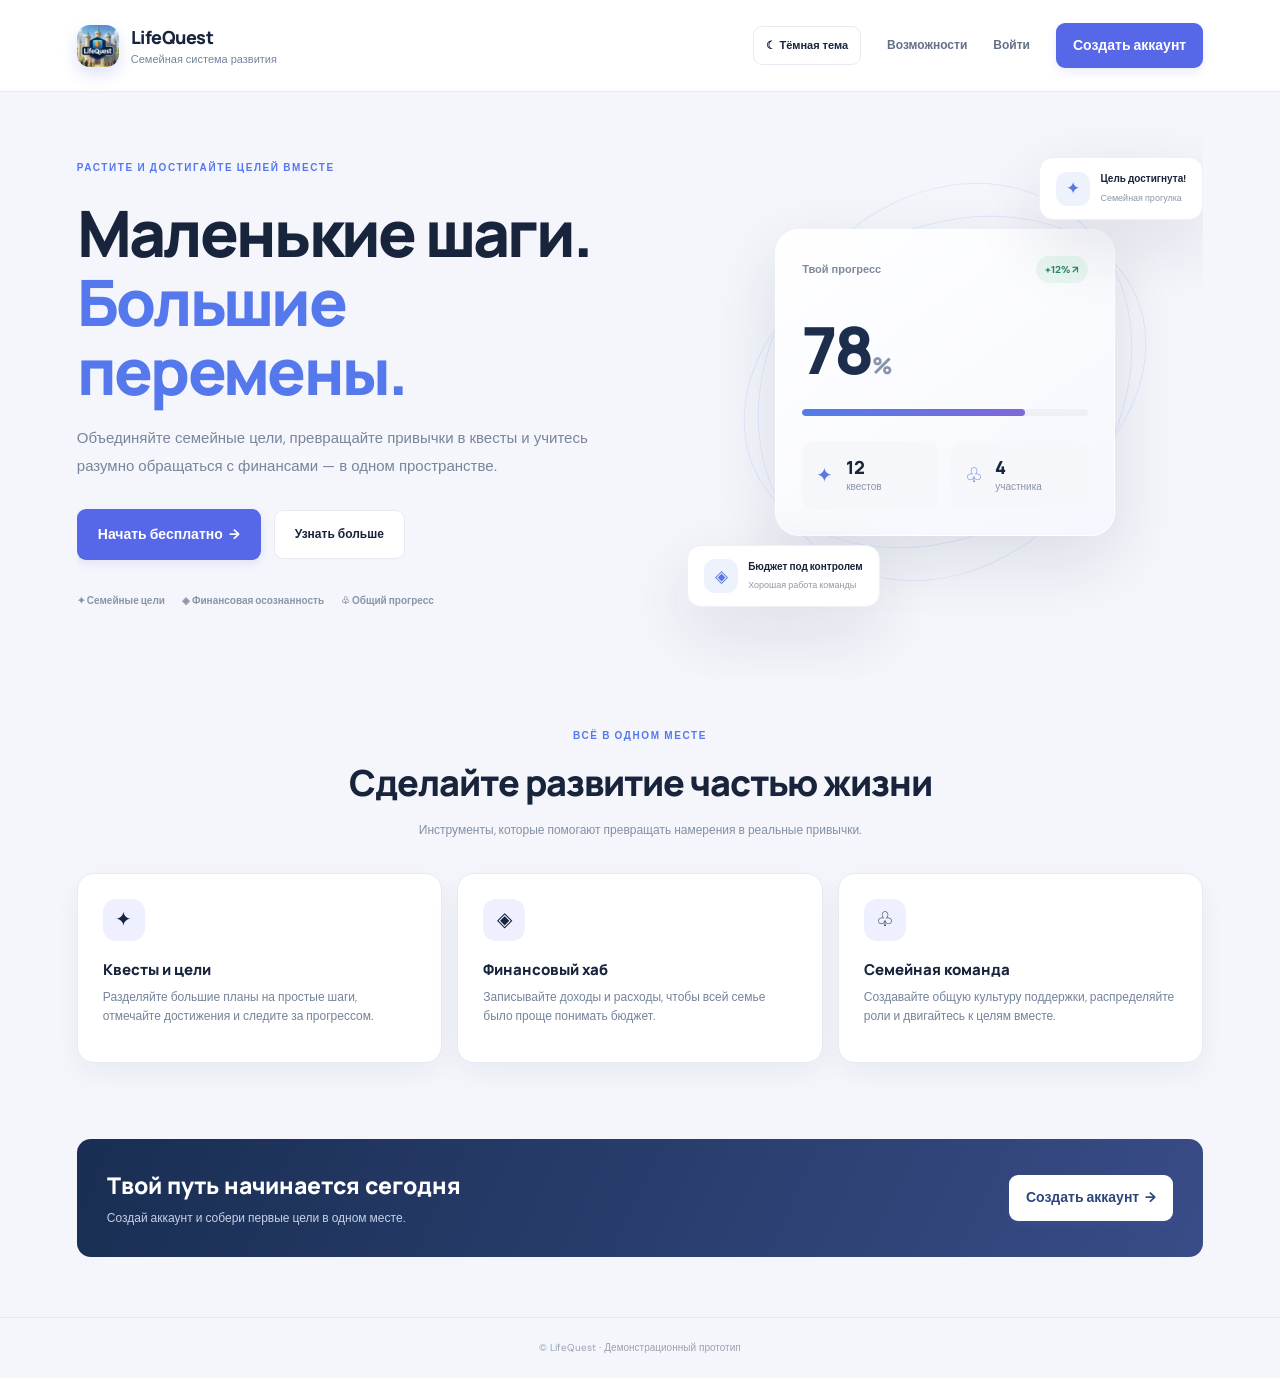
<file: index.html>
<!doctype html>
<html lang="ru">
<head>
  <meta charset="UTF-8"><meta name="viewport" content="width=device-width, initial-scale=1.0">
  <meta name="description" content="LifeQuest — семейная платформа для целей, квестов и финансовой осознанности.">
  <title>LifeQuest — твой путь начинается здесь</title><script type="module" src="js/theme.js"></script><link rel="stylesheet" href="css/styles.css">
</head>
<body class="public-page">
  <header class="public-header"><a class="brand public-brand" href="index.html"><img src="/public/brand-logo.png" alt="LifeQuest logo" class="brand-mark"><span>LifeQuest<small>Семейная система развития</small></span></a><nav class="public-nav"><button class="theme-toggle" type="button" data-theme-toggle aria-pressed="false">☾ Тёмная тема</button><a href="#features">Возможности</a><a href="register.html?mode=login">Войти</a><a class="primary-button" href="register.html?mode=register">Создать аккаунт</a></nav></header>
  <main class="landing-main">
    <section class="landing-hero"><div class="landing-copy"><span class="landing-kicker">РАСТИТЕ И ДОСТИГАЙТЕ ЦЕЛЕЙ ВМЕСТЕ</span><h1>Маленькие шаги.<br><span>Большие перемены.</span></h1><p>Объединяйте семейные цели, превращайте привычки в квесты и учитесь разумно обращаться с финансами — в одном пространстве.</p><div class="landing-actions"><a class="primary-button" href="register.html?mode=register">Начать бесплатно&nbsp; →</a><a class="secondary-button" href="#features">Узнать больше</a></div><div class="landing-trust"><span>✦ Семейные цели</span><span>◈ Финансовая осознанность</span><span>♧ Общий прогресс</span></div></div><div class="landing-art" aria-hidden="true"><div class="orbit orbit-one"></div><div class="orbit orbit-two"></div><div class="hero-glass"><div class="glass-top"><span>Твой прогресс</span><span class="pill">+12% ↗</span></div><div class="hero-score">78<small>%</small></div><div class="progress-track"><div class="progress-fill" style="width:78%"></div></div><div class="hero-mini-grid"><div><span>✦</span><strong>12</strong><small>квестов</small></div><div><span>♧</span><strong>4</strong><small>участника</small></div></div></div><div class="floating-card floating-top"><span>✦</span><div><strong>Цель достигнута!</strong><small>Семейная прогулка</small></div></div><div class="floating-card floating-bottom"><span>◈</span><div><strong>Бюджет под контролем</strong><small>Хорошая работа команды</small></div></div></div></section>
    <section class="landing-features" id="features"><div class="section-intro centered"><span class="landing-kicker">ВСЁ В ОДНОМ МЕСТЕ</span><h2>Сделайте развитие частью жизни</h2><p>Инструменты, которые помогают превращать намерения в реальные привычки.</p></div><div class="feature-grid"><article class="feature-card"><div class="feature-icon">✦</div><h3>Квесты и цели</h3><p>Разделяйте большие планы на простые шаги, отмечайте достижения и следите за прогрессом.</p></article><article class="feature-card"><div class="feature-icon">◈</div><h3>Финансовый хаб</h3><p>Записывайте доходы и расходы, чтобы всей семье было проще понимать бюджет.</p></article><article class="feature-card"><div class="feature-icon">♧</div><h3>Семейная команда</h3><p>Создавайте общую культуру поддержки, распределяйте роли и двигайтесь к целям вместе.</p></article></div></section>
    <section class="landing-cta"><div><h2>Твой путь начинается сегодня</h2><p>Создай аккаунт и собери первые цели в одном месте.</p></div><a class="primary-button" href="register.html?mode=register">Создать аккаунт&nbsp; →</a></section>
  </main><footer class="public-footer">© LifeQuest · Демонстрационный прототип</footer>
  <script type="module" src="js/landing.js"></script>
</body></html>
</file>
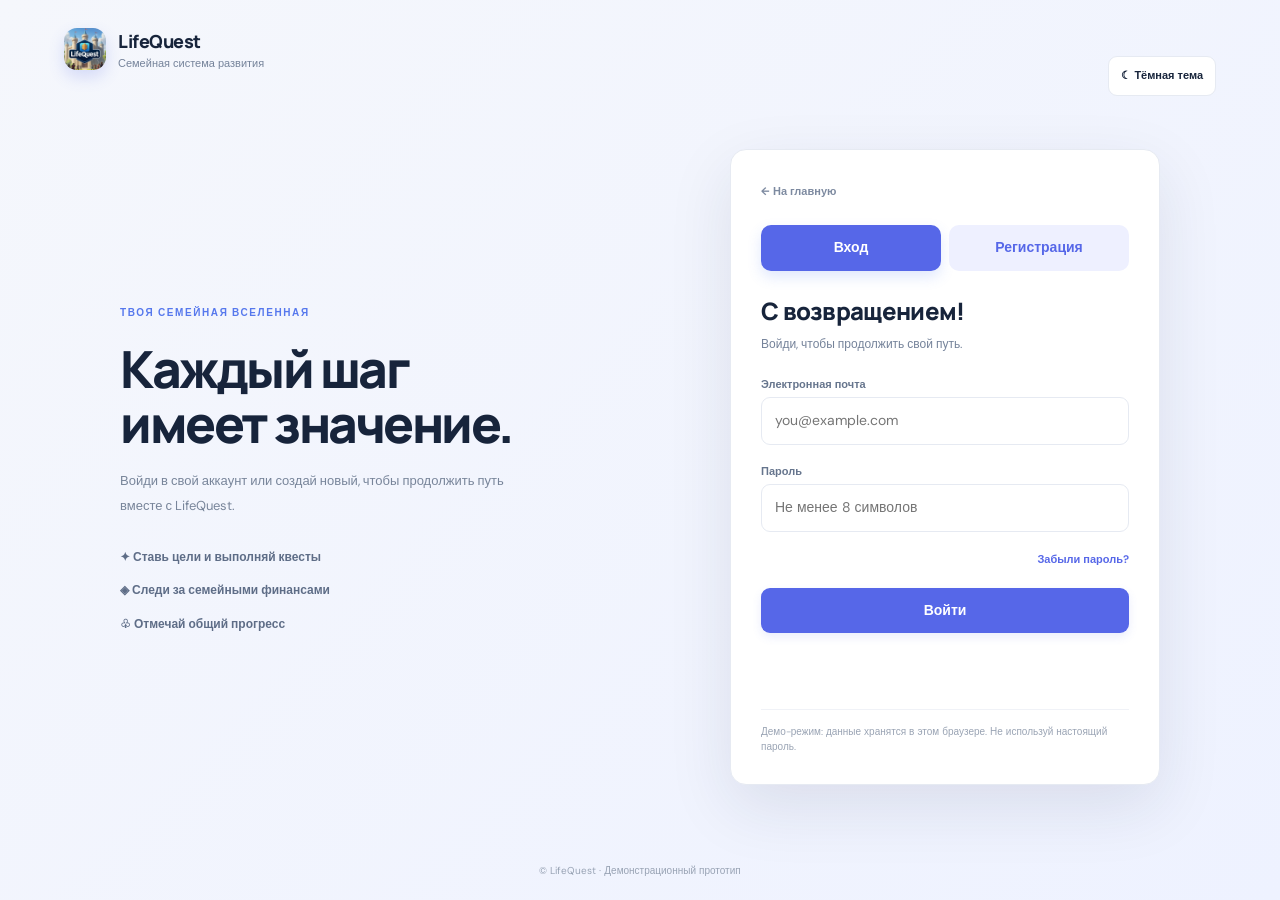
<file: register.html>
<!doctype html>
<html lang="ru">
<head><meta charset="UTF-8"><meta name="viewport" content="width=device-width, initial-scale=1.0"><meta name="description" content="Вход, регистрация и восстановление пароля LifeQuest."><title>Аккаунт — LifeQuest</title><script type="module" src="js/theme.js"></script><link rel="stylesheet" href="css/styles.css"></head>
<body class="auth-page">
  <div class="auth-page-top"><a class="brand auth-page-brand" href="index.html"><img src="/public/brand-logo.png" alt="LifeQuest logo" class="brand-mark"><span>LifeQuest<small>Семейная система развития</small></span></a><button class="theme-toggle" type="button" data-theme-toggle aria-pressed="false">☾ Тёмная тема</button></div>
  <main class="auth-page-layout"><section class="auth-side"><span class="landing-kicker">ТВОЯ СЕМЕЙНАЯ ВСЕЛЕННАЯ</span><h1>Каждый шаг<br>имеет значение.</h1><p>Войди в свой аккаунт или создай новый, чтобы продолжить путь вместе с LifeQuest.</p><div class="auth-side-points"><span>✦ Ставь цели и выполняй квесты</span><span>◈ Следи за семейными финансами</span><span>♧ Отмечай общий прогресс</span></div></section>
  <section class="auth-page-card"><a class="back-link" href="index.html">← На главную</a><div class="auth-tabs" id="authTabs"><button type="button" class="auth-tab active" data-auth-mode="login">Вход</button><button type="button" class="auth-tab" data-auth-mode="register">Регистрация</button></div><h2 id="authTitle">С возвращением!</h2><p class="muted" id="authSubtitle">Войди, чтобы продолжить свой путь.</p>
    <form id="accountForm"><div id="nameGroup" class="hidden"><label class="field-label" for="accountName">Имя</label><input class="field" id="accountName" name="name" autocomplete="name" placeholder="Как к тебе обращаться"></div><div id="emailGroup"><label class="field-label" for="accountEmail">Электронная почта</label><input class="field" id="accountEmail" name="email" type="email" required autocomplete="email" placeholder="you@example.com"></div><div id="passwordGroup"><label class="field-label" for="accountPassword">Пароль</label><input class="field" id="accountPassword" name="password" type="password" minlength="8" autocomplete="current-password" placeholder="Не менее 8 символов"></div><div id="resetPasswordGroup" class="hidden"><label class="field-label" for="resetPassword">Новый пароль</label><input class="field" id="resetPassword" name="resetPassword" type="password" minlength="8" autocomplete="new-password" placeholder="Не менее 8 символов"></div><div id="confirmGroup" class="hidden"><label class="field-label" for="accountConfirm">Повтори новый пароль</label><input class="field" id="accountConfirm" name="confirm" type="password" minlength="8" autocomplete="new-password" placeholder="Повтори пароль"></div><button class="text-button forgot-link" type="button" id="forgotLink">Забыли пароль?</button><button class="primary-button full-width" id="accountSubmit" type="submit">Войти</button><p class="auth-error" id="accountError" role="alert"></p><p class="auth-success" id="accountSuccess" role="status"></p></form>
    <p class="auth-note">Демо-режим: данные хранятся в этом браузере. Не используй настоящий пароль.</p>
  </section></main><footer class="public-footer">© LifeQuest · Демонстрационный прототип</footer><script type="module" src="js/register.js"></script>
</body></html>
</file>
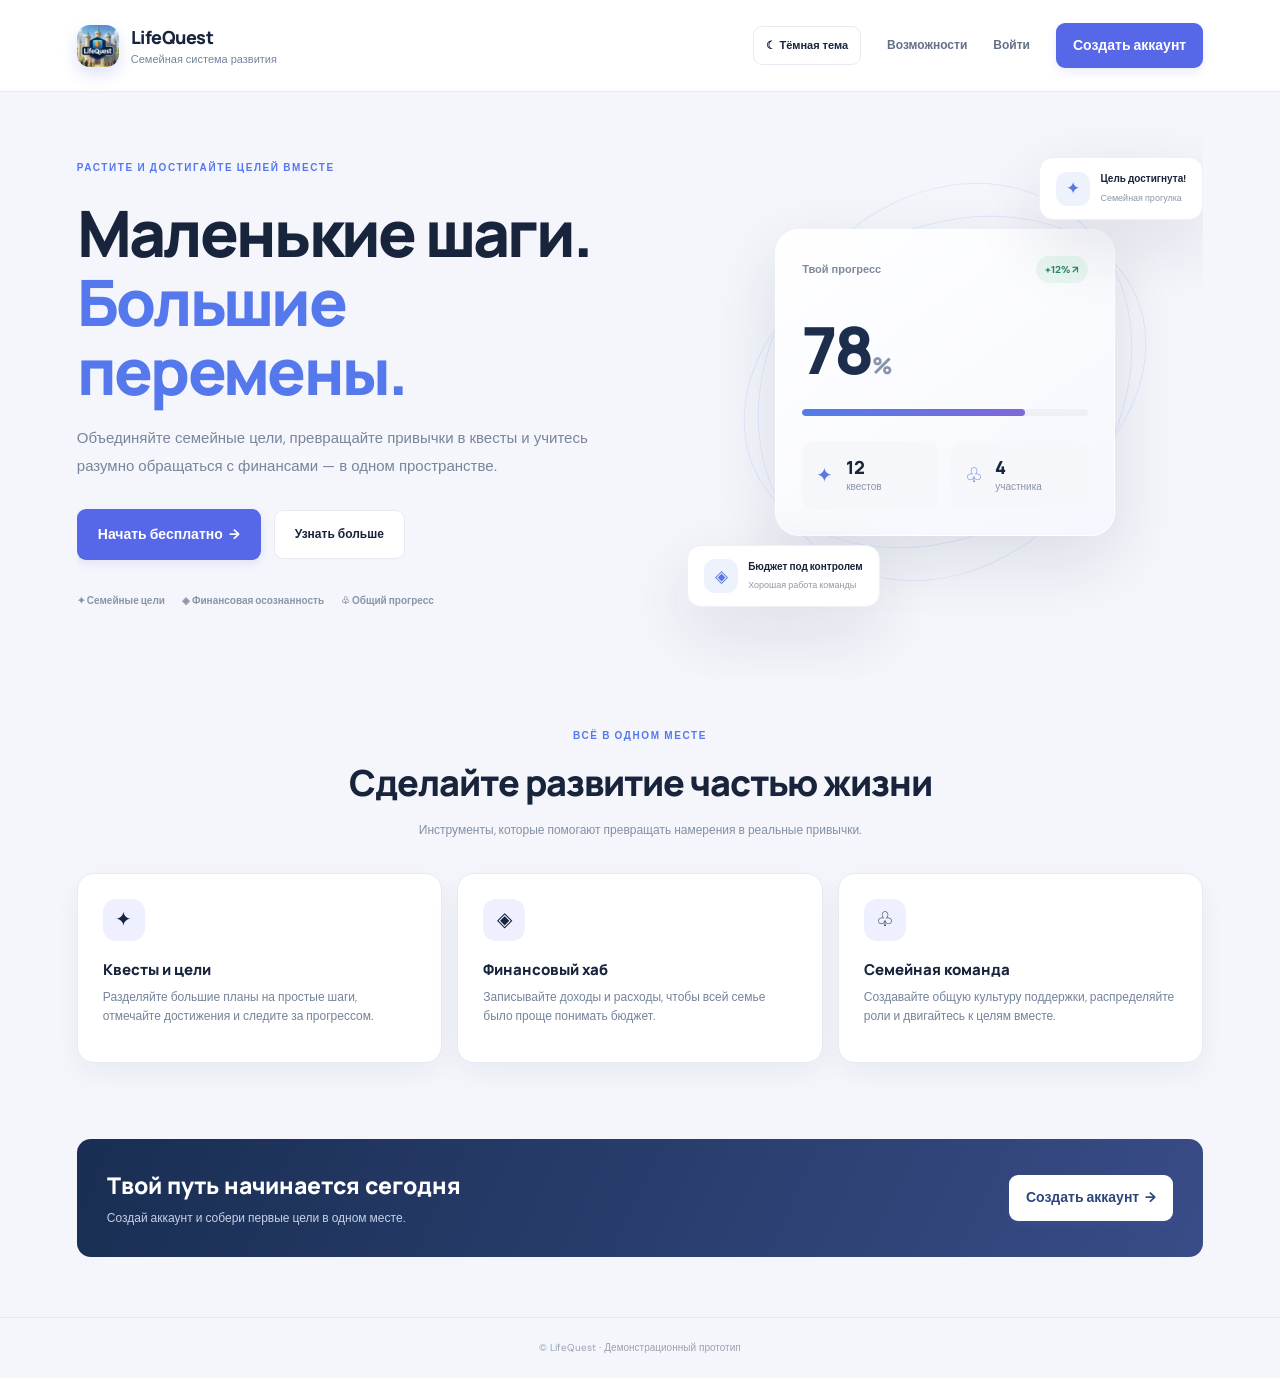
<file: workspace.html>
<!doctype html>
<html lang="ru">
<head>
  <meta charset="UTF-8">
  <meta name="viewport" content="width=device-width, initial-scale=1.0">
  <meta name="description" content="LifeQuest — семейная платформа для целей, квестов и финансовой осознанности.">
  <title>LifeQuest — семейная система развития</title>

  <!-- Модуль проверяет сессию до запуска app.js; auth-pending скрывает страницу до проверки. -->
  <script type="module" src="js/auth-guard.js"></script>
  <noscript><meta http-equiv="refresh" content="0;url=index.html?auth=required"></noscript>

  <script type="module" src="js/theme.js"></script>
  <link rel="stylesheet" href="css/styles.css">
  <link rel="stylesheet" href="css/family.css">
  <link rel="stylesheet" href="css/profile-ip.css">
  <link rel="stylesheet" href="css/life.css">
</head>
<body class="auth-pending">
  <div id="app" class="app-shell">
    <aside class="sidebar" id="sidebar">
      <a class="brand" href="index.html"><img src="/public/brand-logo.png" alt="LifeQuest logo" class="brand-mark"><span>LifeQuest<small>Семейная система</small></span></a>
      <nav class="nav-list" aria-label="Основная навигация">
        <div class="side-label">ОБЗОР</div>
        <div class="nav-section-items" id="overviewNavItems">
          <button class="nav-item active" data-view="home"><span>⌂</span> Главная</button>
          <button class="nav-item" data-view="today"><span>◷</span> Сегодня</button>
          <button class="nav-item" data-view="week"><span>▦</span> Неделя</button>
          <button class="nav-item" data-view="month"><span>▦</span> Месяц</button>
        </div>
        <div class="side-label">ПЛАНИРОВАНИЕ</div>
        <div class="nav-section-items" id="planningNavItems">
          <button class="nav-item" data-view="spheres"><span>◉</span> Сферы жизни</button>
          <button class="nav-item" data-view="goals"><span>◎</span> Цели</button>
          <button class="nav-item" data-view="projects"><span>▣</span> Проекты</button>
          <button class="nav-item" data-view="tasks"><span>☷</span> Задачи</button>
          <button class="nav-item" data-view="quests"><span>✦</span> Квесты</button>
        </div>
        <div class="side-label">ЖИЗНЬ</div>
        <div class="nav-section-items" id="lifeNavItems">
          <button class="nav-item" data-view="habits"><span>♧</span> Привычки</button>
          <button class="nav-item" data-view="quit"><span>⊘</span> Отказ от привычек</button>
          <button class="nav-item" data-view="care"><span>♧</span> Забота</button>
          <button class="nav-item" data-view="sport"><span>♧</span> Спорт</button>
          <button class="nav-item" data-view="familyTime"><span>♡</span> Семья и близкие</button>
          <button class="nav-item" data-view="hobbies"><span>✧</span> Хобби</button>
        </div>
        <div class="side-label">RPG</div>
        <div class="nav-section-items" id="rpgNavItems">
          <button class="nav-item" data-view="character"><span>◉</span> Персонаж</button>
          <button class="nav-item" data-view="levels"><span>♢</span> Уровни</button>
          <button class="nav-item" data-view="achievements"><span>✧</span> Достижения</button>
          <button class="nav-item" data-view="rewards"><span>♜</span> Магазин наград</button>
        </div>
        <div class="side-label">ДРУГОЕ</div>
        <div class="nav-section-items" id="otherNavItems">
          <button class="nav-item" data-view="finance"><span>◈</span> Финансы</button>
          <button class="nav-item" data-view="family"><span>♧</span> Управление семьёй</button>
          <button class="nav-item hidden" id="profileNav" data-view="profile"><span>◉</span> Настройки профиля</button>
        </div>
      </nav>
      <div class="sidebar-bottom">
        <button class="nav-item admin-link hidden" id="adminNav" data-view="admin"><span>⚙</span> Админ-панель</button>
        <div class="user-mini"><div class="avatar" id="miniAvatar">Г</div><div class="user-mini-text"><strong id="miniName">Гость</strong><small id="miniRole">Не авторизован</small></div><button class="icon-button" id="logoutBtn" title="Выйти" aria-label="Выйти">↗</button></div>
      </div>
    </aside>

    <main class="main-area">
      <header class="topbar">
        <button class="mobile-menu icon-button" id="menuBtn" aria-label="Открыть меню">☰</button>
        <div><div class="eyebrow" id="topEyebrow">СЕМЕЙНАЯ СИСТЕМА РАЗВИТИЯ</div><h1 id="pageTitle">Главная</h1></div>
        <div class="top-actions"><span class="date-chip" id="todayDate"></span><button class="theme-toggle" type="button" data-theme-toggle aria-pressed="false">☾ Тёмная тема</button><button class="primary-button" id="authOpenBtn">Войти / Регистрация</button></div>
      </header>
      <section id="pageContent" class="page-content" aria-live="polite"></section>
      <footer class="footer">LifeQuest <span>•</span> MVP-прототип · Данные демонстрационные</footer>
    </main>
  </div>

  <dialog id="authDialog" class="modal">
    <form id="authForm" class="auth-card">
      <button type="button" class="modal-close icon-button" id="closeAuth" aria-label="Закрыть">×</button>
      <div class="brand modal-brand"><span class="brand-mark">LQ</span><span>LifeQuest<small>Твой путь начинается здесь</small></span></div>
      <div class="auth-tabs"><button type="button" class="auth-tab active" data-auth-mode="login">Вход</button><button type="button" class="auth-tab" data-auth-mode="register">Регистрация</button></div>
      <h2 id="authTitle">С возвращением!</h2><p class="muted" id="authSubtitle">Войди, чтобы продолжить свой путь.</p>
      <label class="field-label" for="authName" id="nameLabel">Имя</label><input id="authName" name="name" autocomplete="name" placeholder="Как к тебе обращаться" class="field hidden">
      <label class="field-label" for="authEmail">Электронная почта</label><input id="authEmail" name="email" type="email" required autocomplete="email" placeholder="you@example.com" class="field">
      <label class="field-label" for="authPassword">Пароль</label><input id="authPassword" name="password" type="password" minlength="8" required autocomplete="current-password" placeholder="Не менее 8 символов" class="field">
      <button class="text-button forgot-link" type="button" id="workspaceForgot">Забыли пароль?</button><button class="primary-button full-width" id="authSubmit" type="submit">Войти</button>
      <p class="auth-note">Демо-режим: данные хранятся только в этом браузере. Не используй настоящий пароль.</p>
      <p class="auth-error" id="authError" role="alert"></p>
    </form>
  </dialog>
  <div id="toast" class="toast" role="status"></div>
  <script type="module" src="js/app.js"></script>
</body>
</html>
</file>
<file: css/styles.css>
@import url('https://fonts.googleapis.com/css2?family=DM+Sans:wght@400;500;600;700&family=Manrope:wght@400;500;600;700;800&display=swap');
:root{--bg:#f5f7fb;--surface:#fff;--ink:#17243b;--muted:#8290a5;--line:#e8edf4;--navy:#172b4d;--blue:#4778f5;--blue-soft:#edf2ff;--mint:#e5f7f0;--green:#218a68;--orange:#fff1df;--shadow:0 12px 36px rgba(26,45,78,.06)}
*{box-sizing:border-box}body{margin:0;background:var(--bg);color:var(--ink);font-family:'DM Sans',sans-serif;font-size:14px}button,input{font:inherit}button{cursor:pointer}button:focus-visible,input:focus-visible{outline:3px solid #b7c9ff;outline-offset:2px}.app-shell{min-height:100vh;display:flex}.sidebar{width:252px;background:#fff;border-right:1px solid var(--line);padding:28px 18px 18px;display:flex;flex-direction:column;position:fixed;inset:0 auto 0 0;z-index:5}.brand{display:flex;gap:12px;align-items:center;color:var(--ink);text-decoration:none;font:800 18px Manrope,sans-serif;letter-spacing:-.5px;padding:0 8px 36px}.brand small{display:block;color:var(--muted);font:500 11px 'DM Sans',sans-serif;letter-spacing:0;margin-top:3px}.brand-mark{width:42px;height:42px;display:grid;place-items:center;background:linear-gradient(135deg,#547ff8,#7258dc);color:white;border-radius:14px;font:800 15px Manrope;box-shadow:0 8px 18px #547ff833}.side-label{font-size:9px;font-weight:800;letter-spacing:1.3px;color:#a2adbd;padding:0 12px 13px}.nav-list{display:grid;gap:6px}.nav-item{border:0;background:transparent;color:#748197;padding:13px 14px;border-radius:12px;display:flex;align-items:center;gap:13px;text-align:left;font-weight:600;transition:.18s}.nav-item span{font-size:19px;width:22px;text-align:center}.nav-item:hover{background:#f7f8fc;color:var(--ink)}.nav-item.active{background:var(--blue-soft);color:var(--blue)}.sidebar-bottom{margin-top:auto}.hidden{display:none!important}.auth-pending{visibility:hidden}.user-mini{border-top:1px solid var(--line);margin-top:18px;padding:18px 4px 0;display:flex;align-items:center;gap:10px}.avatar{width:38px;height:38px;display:grid;place-items:center;background:#e8edff;color:#4a66cf;border-radius:13px;font-weight:800}.user-mini-text{flex:1;min-width:0}.user-mini-text strong,.user-mini-text small{display:block;overflow:hidden;text-overflow:ellipsis;white-space:nowrap}.user-mini-text strong{font-size:12px}.user-mini-text small{font-size:10px;color:var(--muted);margin-top:4px}.icon-button{border:0;background:transparent;color:#77849a;border-radius:9px;padding:8px;font-size:17px}.icon-button:hover{background:#f1f4fa}.main-area{margin-left:252px;width:calc(100% - 252px);min-height:100vh;display:flex;flex-direction:column}.topbar{min-height:106px;padding:25px 42px;display:flex;align-items:center;justify-content:space-between;gap:20px;background:#fff;border-bottom:1px solid var(--line)}.eyebrow{font-size:9px;letter-spacing:1.5px;font-weight:800;color:#94a0b2;margin-bottom:7px}.topbar h1{font:800 26px Manrope,sans-serif;margin:0;letter-spacing:-.8px}.top-actions{display:flex;align-items:center;gap:12px}.date-chip{font-size:11px;color:#75839a;background:#f6f8fc;padding:10px 12px;border-radius:9px}.primary-button{border:0;border-radius:10px;padding:12px 17px;background:var(--blue);color:#fff;font-weight:700;box-shadow:0 6px 14px #4778f52b;transition:.2s}.primary-button:hover{background:#3568e9;transform:translateY(-1px)}.primary-button:disabled{opacity:.45;cursor:not-allowed;transform:none}.page-content{padding:30px 42px 24px;flex:1;max-width:1500px;width:100%;margin:0 auto}.footer{padding:18px 42px;border-top:1px solid var(--line);font-size:10px;color:#9aa5b5}.footer span{padding:0 7px;color:#ccd3df}.welcome{display:flex;justify-content:space-between;align-items:center;gap:20px;padding:27px 30px;border-radius:18px;color:#fff;background:linear-gradient(112deg,#182d50 0%,#263f70 63%,#4e5cc2 100%);position:relative;overflow:hidden;margin-bottom:23px}.welcome:after{content:"";position:absolute;width:230px;height:230px;border:1px solid #ffffff18;border-radius:50%;right:70px;top:-135px;box-shadow:0 0 0 35px #ffffff08,0 0 0 70px #ffffff06}.welcome-copy{position:relative;z-index:1}.welcome .eyebrow{color:#a8b9e2}.welcome h2{font:800 24px Manrope;margin:7px 0 8px;letter-spacing:-.6px}.welcome p{color:#c6d1e8;margin:0;max-width:520px;line-height:1.6}.welcome .primary-button{background:#fff;color:#284477;box-shadow:none;white-space:nowrap;position:relative;z-index:1}.stats-grid{display:grid;grid-template-columns:repeat(4,minmax(0,1fr));gap:15px;margin-bottom:23px}.stat-card,.panel,.feature-card{background:var(--surface);border:1px solid var(--line);border-radius:15px;box-shadow:var(--shadow)}.stat-card{padding:18px 19px}.stat-top{display:flex;justify-content:space-between;align-items:center;color:#8290a5;font-size:11px;font-weight:600}.stat-icon{display:grid;place-items:center;width:34px;height:34px;border-radius:11px;background:var(--blue-soft);color:var(--blue);font-size:17px}.stat-value{font:800 25px Manrope;margin:13px 0 5px;letter-spacing:-.8px}.stat-foot{font-size:10px;color:#8c99ab}.positive{color:var(--green);font-weight:700}.content-grid{display:grid;grid-template-columns:minmax(0,1.5fr) minmax(270px,1fr);gap:18px}.panel{padding:21px;margin-bottom:18px}.panel-heading{display:flex;justify-content:space-between;align-items:center;gap:12px;margin-bottom:19px}.panel-heading h3{font:800 15px Manrope;margin:0}.text-button{border:0;background:none;color:var(--blue);font-weight:700;font-size:11px}.muted{color:var(--muted)}.quest-row{display:flex;align-items:center;gap:12px;padding:13px 0;border-top:1px solid #f0f2f7}.quest-row:first-of-type{border-top:0}.quest-symbol{width:40px;height:40px;display:grid;place-items:center;border-radius:12px;background:#f1f4ff;font-size:18px}.quest-info{flex:1;min-width:0}.quest-info strong{display:block;font-size:12px}.quest-info small{display:block;color:var(--muted);font-size:10px;margin-top:5px}.pill{font-size:10px;font-weight:700;padding:6px 9px;border-radius:8px;background:var(--mint);color:var(--green);white-space:nowrap}.pill.pending{background:var(--orange);color:#ad6c22}.progress-head{display:flex;justify-content:space-between;font-size:11px;margin-bottom:9px}.progress-track{height:7px;background:#edf0f6;border-radius:99px;overflow:hidden}.progress-fill{height:100%;background:linear-gradient(90deg,#4d7df5,#8066e8);border-radius:99px}.family-list{display:grid;gap:13px}.family-person{display:flex;align-items:center;gap:10px}.family-person .avatar{width:34px;height:34px;border-radius:11px;font-size:12px}.person-meta{flex:1}.person-meta strong{font-size:11px;display:block}.person-meta small{font-size:10px;color:var(--muted);display:block;margin-top:3px}.status-dot{width:7px;height:7px;background:#3fba8d;border-radius:50%}.feature-grid{display:grid;grid-template-columns:repeat(3,minmax(0,1fr));gap:15px}.feature-card{padding:22px;min-height:170px;text-align:left;color:inherit;transition:.2s}.feature-card:hover{transform:translateY(-3px);border-color:#cbd7ff}.feature-card .feature-icon{width:42px;height:42px;border-radius:13px;background:var(--blue-soft);display:grid;place-items:center;font-size:20px;margin-bottom:18px}.feature-card h3{font:800 14px Manrope;margin:0 0 8px}.feature-card p{font-size:11px;color:var(--muted);line-height:1.6;margin:0}.section-intro{margin-bottom:22px}.section-intro h2{font:800 22px Manrope;margin:0 0 8px}.section-intro p{color:var(--muted);margin:0;line-height:1.6}.inline-form{display:flex;gap:10px;flex-wrap:wrap;margin-bottom:18px}.field{width:100%;border:1px solid #dfe5ef;border-radius:10px;padding:12px 13px;background:#fff;color:var(--ink);outline:none}.field:focus{border-color:#8da9ff}.inline-form .field{flex:1;min-width:150px}.table-wrap{overflow:auto}.data-table{width:100%;border-collapse:collapse;white-space:nowrap}.data-table th,.data-table td{text-align:left;padding:13px 12px;border-bottom:1px solid #edf0f5;font-size:11px}.data-table th{font-size:9px;color:#8c98aa;letter-spacing:.6px;text-transform:uppercase}.data-table td{color:#526078}.data-table td strong{color:var(--ink)}.table-action{border:0;background:#f2f5fb;border-radius:7px;padding:7px 9px;color:#536480;font-size:10px;font-weight:700}.empty-state{text-align:center;padding:35px 20px;color:var(--muted)}.empty-state strong{display:block;color:var(--ink);margin-bottom:7px}.admin-banner{padding:16px 18px;background:#fff5e8;border:1px solid #f8dfbb;border-radius:12px;color:#8e612a;margin-bottom:20px;font-size:12px;line-height:1.6}.modal{border:0;border-radius:20px;padding:0;width:min(440px,calc(100% - 28px));box-shadow:0 25px 100px #17243b35}.modal::backdrop{background:#17243b88;backdrop-filter:blur(5px)}.auth-card{padding:30px;position:relative}.modal-close{position:absolute;right:17px;top:17px;font-size:25px}.modal-brand{padding:0 0 24px}.auth-tabs{display:grid;grid-template-columns:1fr 1fr;gap:8px;margin-bottom:23px}.auth-tab{border:1px solid var(--line);border-radius:10px;padding:12px 17px;background:var(--surface);color:var(--ink);font-weight:700;transition:background .2s,border-color .2s,color .2s}.auth-tab.active{border-color:var(--blue);background:var(--blue);color:#fff;box-shadow:0 6px 14px #4778f52b}.auth-card h2{font:800 22px Manrope;margin:0 0 8px}.auth-card>.muted{font-size:12px;margin:0 0 22px}.field-label{display:block;font-size:11px;font-weight:700;margin:14px 0 7px}.full-width{width:100%;margin-top:20px}.auth-note{font-size:10px;line-height:1.5;color:#9aa4b4;margin:14px 0 0}.auth-error{color:#c34444;font-size:11px;line-height:1.5}.toast{position:fixed;right:24px;bottom:24px;max-width:calc(100% - 48px);background:#172b4d;color:#fff;padding:13px 17px;border-radius:11px;box-shadow:var(--shadow);opacity:0;transform:translateY(10px);pointer-events:none;transition:.2s;z-index:20;font-size:12px}.toast.show{opacity:1;transform:translateY(0)}.mobile-menu{display:none}
@media(max-width:1100px){.page-content,.topbar{padding-left:26px;padding-right:26px}.stats-grid{grid-template-columns:repeat(2,minmax(0,1fr))}.feature-grid{grid-template-columns:repeat(2,minmax(0,1fr))}}
@media(max-width:760px){.sidebar{transform:translateX(-100%);transition:transform .2s;box-shadow:var(--shadow)}.sidebar.open{transform:translateX(0)}.main-area{margin-left:0;width:100%}.topbar{min-height:85px;padding:17px 18px;gap:10px}.topbar h1{font-size:21px}.eyebrow{font-size:8px}.mobile-menu{display:block}.top-actions{gap:6px}.date-chip{display:none}.top-actions .primary-button{padding:10px;font-size:10px}.page-content{padding:20px 16px}.welcome{padding:23px 20px;align-items:flex-start;flex-direction:column}.welcome h2{font-size:21px}.welcome:after{right:-120px}.stats-grid{gap:10px}.stat-card{padding:14px}.stat-value{font-size:22px}.content-grid{grid-template-columns:1fr;gap:0}.feature-grid{grid-template-columns:1fr}.panel{padding:17px}.footer{padding:16px}.welcome .primary-button{font-size:11px}.user-mini{margin-top:14px}}

/* Public landing and standalone account pages */
.public-page{background:#fff}.public-header{height:92px;display:flex;align-items:center;justify-content:space-between;padding:0 clamp(20px,6vw,92px);background:#fff;border-bottom:1px solid var(--line)}.public-brand{padding:0}.public-nav{display:flex;align-items:center;gap:26px}.public-nav a:not(.primary-button){text-decoration:none;color:#627089;font-weight:600;font-size:12px}.public-nav .primary-button,.landing-actions .primary-button,.landing-cta .primary-button{text-decoration:none;display:inline-flex;align-items:center;justify-content:center}.landing-main{max-width:1440px;margin:auto;padding:0 clamp(20px,6vw,92px)}.landing-hero{min-height:610px;display:grid;grid-template-columns:1.05fr .95fr;align-items:center;gap:40px;padding:64px 0 70px}.landing-kicker{font-size:10px;font-weight:800;letter-spacing:1.6px;color:#5678ed}.landing-copy h1,.auth-side h1{font:800 clamp(40px,5vw,66px)/1.08 Manrope,sans-serif;letter-spacing:-2.5px;margin:20px 0}.landing-copy h1 span{color:#5678ed}.landing-copy>p,.auth-side>p{max-width:570px;color:#78859a;line-height:1.85;font-size:15px}.landing-actions{display:flex;align-items:center;gap:13px;margin-top:28px}.landing-actions .primary-button{padding:15px 21px}.secondary-button{display:inline-flex;align-items:center;justify-content:center;text-decoration:none;border:1px solid #e0e6f0;border-radius:10px;padding:14px 20px;color:#465570;font-weight:700;font-size:12px}.landing-trust{display:flex;flex-wrap:wrap;gap:17px;margin-top:33px;color:#8995a8;font-size:10px;font-weight:600}.landing-art{min-height:410px;position:relative;display:grid;place-items:center}.orbit{position:absolute;border:1px solid #dfe7ff;border-radius:50%;transform:rotate(-25deg)}.orbit-one{width:420px;height:310px}.orbit-two{width:350px;height:420px;transform:rotate(35deg)}.hero-glass{position:relative;width:min(340px,90%);padding:26px;border:1px solid #ffffff;background:linear-gradient(145deg,#fff,#f5f7ff);border-radius:24px;box-shadow:0 30px 90px #314b8c1a;z-index:1}.glass-top{display:flex;align-items:center;justify-content:space-between;font-size:11px;color:#7c899e;font-weight:700}.hero-score{font:800 65px Manrope;letter-spacing:-3px;margin:22px 0 15px;color:#1b2e50}.hero-score small{font-size:23px;color:#8794ad}.hero-mini-grid{display:grid;grid-template-columns:1fr 1fr;gap:12px;margin-top:25px}.hero-mini-grid>div{background:#f5f7fc;border-radius:13px;padding:14px;display:grid;grid-template-columns:30px 1fr;align-items:center}.hero-mini-grid span{grid-row:span 2;font-size:20px;color:#5678ed}.hero-mini-grid strong{font:800 18px Manrope}.hero-mini-grid small{font-size:10px;color:#8995a8}.floating-card{position:absolute;z-index:2;display:flex;align-items:center;gap:10px;background:#fff;border:1px solid #edf0f7;border-radius:14px;padding:13px 16px;box-shadow:0 16px 45px #273d7215}.floating-card>span{display:grid;place-items:center;width:34px;height:34px;border-radius:11px;background:#edf2ff;color:#5678ed;font-size:17px}.floating-card strong,.floating-card small{display:block}.floating-card strong{font-size:10px}.floating-card small{font-size:9px;color:#8c98aa;margin-top:5px}.floating-top{top:52px;right:-8px}.floating-bottom{bottom:-20px;left:0}.landing-features{padding:45px 0 76px}.centered{text-align:center}.centered h2{font:800 clamp(25px,3vw,36px) Manrope;letter-spacing:-1px;margin:13px 0}.centered p{color:#8290a5;font-size:12px;line-height:1.7}.landing-features .feature-grid{margin-top:32px}.landing-features .feature-card{border-radius:17px;padding:25px;min-height:190px}.landing-features .feature-card h3{font-size:15px}.landing-features .feature-card p{font-size:12px}.landing-cta{display:flex;align-items:center;justify-content:space-between;gap:24px;padding:30px;border-radius:20px;background:linear-gradient(115deg,#192e52,#394c87);color:white;margin:0 0 60px}.landing-cta h2{font:800 23px Manrope;margin:0 0 8px}.landing-cta p{color:#c6d1e8;font-size:12px;margin:0}.landing-cta .primary-button{background:#fff;color:#2d467b;white-space:nowrap}.public-footer{text-align:center;border-top:1px solid var(--line);padding:22px;color:#98a3b4;font-size:10px}.auth-page{min-height:100vh;background:linear-gradient(135deg,#f5f7fc,#eef2ff);padding:28px clamp(18px,5vw,70px);display:flex;flex-direction:column}.auth-page-brand{padding:0;margin-bottom:28px;align-self:flex-start}.auth-page-layout{width:min(1040px,100%);margin:auto;display:grid;grid-template-columns:1fr minmax(350px,430px);gap:clamp(35px,7vw,100px);align-items:center;flex:1}.auth-side h1{font-size:clamp(38px,4vw,54px);margin:18px 0}.auth-side>p{font-size:13px;max-width:410px}.auth-side-points{display:grid;gap:15px;margin-top:30px;color:#5e6d87;font-size:12px;font-weight:600}.auth-page-card{background:#fff;border:1px solid #e9edf5;border-radius:22px;padding:30px;box-shadow:0 22px 80px #263b7010}.back-link{display:inline-block;text-decoration:none;color:#7d8aa0;font-size:11px;font-weight:700;margin-bottom:25px}.auth-page-card .auth-tabs{margin-bottom:23px}.auth-page-card h2{font:800 24px Manrope;margin:0 0 8px;letter-spacing:-.7px}.auth-page-card .muted{font-size:12px;line-height:1.6;margin:0 0 22px}.auth-page-card .field-label{margin-top:16px}.auth-page-card .field{margin-bottom:2px}.forgot-link{display:block;margin:12px 0 0 auto;padding:5px 0}.auth-page-card .full-width{margin-top:15px}.auth-page-card .auth-note{border-top:1px solid #f0f2f7;padding-top:14px;margin-top:18px}.auth-success{color:#218a68;font-size:11px;line-height:1.5}.auth-page .public-footer{margin:30px -20px -28px;background:transparent;border:0}
@media(max-width:850px){.landing-hero{grid-template-columns:1fr;padding-top:55px}.landing-art{min-height:390px}.landing-copy h1{font-size:48px}.auth-page-layout{grid-template-columns:1fr;max-width:500px}.auth-side{display:none}.auth-page-brand{margin-bottom:25px}.auth-page-card{padding:25px}.public-header{padding:0 20px}.public-nav{gap:13px}.public-nav a:not(.primary-button){display:none}}
@media(max-width:520px){.landing-copy h1{font-size:40px;letter-spacing:-1.6px}.landing-copy>p{font-size:13px}.landing-actions{align-items:stretch;flex-direction:column}.landing-trust{gap:10px}.landing-art{min-height:420px}.orbit-one{width:290px;height:230px}.orbit-two{width:260px;height:320px}.hero-glass{width:280px;padding:21px}.floating-top{right:0;top:0}.floating-bottom{left:0;bottom:0}.landing-cta{align-items:flex-start;flex-direction:column;padding:24px}.public-header{height:78px}.public-brand{font-size:16px}.public-brand .brand-mark{width:37px;height:37px}.public-nav .primary-button{font-size:10px;padding:10px}.auth-page{padding:20px 14px}.auth-page-layout{display:block}.auth-page-card{padding:23px 19px}.auth-page .public-footer{margin-top:35px}}

.theme-toggle{display:inline-flex;align-items:center;justify-content:center;gap:7px;flex-shrink:0;border:1px solid var(--line);border-radius:10px;padding:10px 12px;background:var(--surface);color:var(--ink);font-size:11px;font-weight:700;white-space:nowrap;transition:background .2s,border-color .2s}
.theme-toggle:hover{background:var(--blue-soft);border-color:#b9c9f5}
.auth-page-top{display:flex;align-items:center;justify-content:space-between;gap:16px}
.auth-page-top .auth-page-brand{margin-bottom:28px}
:root{color-scheme:light}
:root[data-theme="dark"]{color-scheme:dark;--bg:#101722;--surface:#192332;--ink:#e7edf7;--muted:#9ba9bd;--line:#2b3749;--navy:#e0e9fb;--blue-soft:#222f4d;--mint:#193b33;--green:#69d7ad;--orange:#3b2d1f;--surface-hover:#222d3e;--surface-raised:#1b2636;--surface-raised-line:#344156;--text-soft:#b9c6d9;--field-bg:#111a27;--field-line:#354257;--field-placeholder:#8392a8;--notice-bg:#342a1d;--notice-line:#59452b;--notice-text:#e8c99a;--orbit-line:#2b3850;--shadow:0 12px 36px rgba(0,0,0,.24)}
:root[data-theme="dark"] :is(.sidebar,.topbar,.public-header,.auth-page-card,.modal,.auth-card){background:var(--surface);border-color:var(--line);color:var(--ink)}
:root[data-theme="dark"] .public-page{background:var(--bg)}
:root[data-theme="dark"] .auth-page{background:linear-gradient(135deg,var(--bg),#171f30)}
:root[data-theme="dark"] :is(.nav-item,.public-nav a:not(.primary-button)){color:var(--text-soft)}
:root[data-theme="dark"] :is(.nav-item:hover,.icon-button:hover,.date-chip,.quest-symbol,.table-action,.hero-mini-grid>div){background:var(--surface-hover);color:var(--text-soft)}
:root[data-theme="dark"] :is(.field,select.field,textarea.field){background:var(--field-bg);border-color:var(--field-line);color:var(--ink)}
:root[data-theme="dark"] .field::placeholder{color:var(--field-placeholder)}
:root[data-theme="dark"] :is(.quest-row,.data-table th,.data-table td,.auth-note,.table-action,.secondary-button){border-color:var(--line)}
:root[data-theme="dark"] .data-table td{color:var(--text-soft)}
:root[data-theme="dark"] .admin-banner{background:var(--notice-bg);border-color:var(--notice-line);color:var(--notice-text)}
:root[data-theme="dark"] .progress-track{background:var(--line)}
:root[data-theme="dark"] .danger-action:hover{background:#3a2329!important}
:root[data-theme="dark"] .secondary-button{color:#ccd6e6}
:root[data-theme="dark"] .orbit{border-color:var(--orbit-line)}
:root[data-theme="dark"] :is(.hero-glass,.floating-card){background:var(--surface-raised);border-color:var(--surface-raised-line);color:var(--ink)}
:root[data-theme="dark"] .hero-score{color:var(--ink)}
:root[data-theme="dark"] :is(.hero-mini-grid small,.glass-top,.floating-card small){color:var(--text-soft)}
:root[data-theme="dark"] .floating-card>span{background:var(--blue-soft)}
:root[data-theme="gray"]{color-scheme:light;--bg:#e7e8ea;--surface:#f5f5f6;--ink:#303236;--muted:#777b80;--line:#d5d7da;--navy:#3a3d42;--blue:#666b71;--blue-soft:#e2e3e5;--mint:#e5e6e6;--green:#59615e;--orange:#e7e5e1;--surface-hover:#e3e4e6;--surface-raised:#f8f8f8;--surface-raised-line:#d0d2d5;--text-soft:#51555a;--field-bg:#fff;--field-line:#ced0d3;--field-placeholder:#878b90;--notice-bg:#ecebea;--notice-line:#d1cfca;--notice-text:#4f4d49;--orbit-line:#d0d2d5;--shadow:0 12px 36px rgba(35,38,42,.08)}
:root[data-theme="gray"] :is(.sidebar,.topbar,.public-header,.auth-page-card,.modal,.auth-card){background:var(--surface);border-color:var(--line);color:var(--ink)}
:root[data-theme="gray"] .public-page{background:var(--bg)}
:root[data-theme="gray"] .auth-page{background:linear-gradient(135deg,var(--bg),#dedfe1)}
:root[data-theme="gray"] :is(.nav-item,.public-nav a:not(.primary-button)){color:var(--text-soft)}
:root[data-theme="gray"] :is(.nav-item:hover,.icon-button:hover,.date-chip,.quest-symbol,.table-action,.hero-mini-grid>div){background:var(--surface-hover);color:var(--text-soft)}
:root[data-theme="gray"] :is(.field,select.field,textarea.field){background:var(--field-bg);border-color:var(--field-line);color:var(--ink)}
:root[data-theme="gray"] .field::placeholder{color:var(--field-placeholder)}
:root[data-theme="gray"] :is(.quest-row,.data-table th,.data-table td,.auth-note,.table-action,.secondary-button){border-color:var(--line)}
:root[data-theme="gray"] .data-table td{color:var(--text-soft)}
:root[data-theme="gray"] .admin-banner{background:var(--notice-bg);border-color:var(--notice-line);color:var(--notice-text)}
:root[data-theme="gray"] .progress-track{background:var(--line)}
:root[data-theme="gray"] .secondary-button{color:var(--text-soft)}
:root[data-theme="gray"] .orbit{border-color:var(--orbit-line)}
:root[data-theme="gray"] :is(.hero-glass,.floating-card){background:var(--surface-raised);border-color:var(--surface-raised-line);color:var(--ink)}
:root[data-theme="gray"] .hero-score{color:var(--ink)}
:root[data-theme="gray"] :is(.hero-mini-grid small,.glass-top,.floating-card small){color:var(--text-soft)}
:root[data-theme="gray"] .floating-card>span{background:var(--blue-soft)}
:root[data-theme="gray"] .brand-mark{background:linear-gradient(135deg,#777b80,#55595e);box-shadow:0 8px 18px #55595e33}
:root[data-theme="gray"] .primary-button{background:#666b71;box-shadow:0 6px 14px #55595e2b}
:root[data-theme="gray"] .theme-toggle:hover{border-color:var(--line)}
:root[data-theme="gray"] button:focus-visible,:root[data-theme="gray"] input:focus-visible{outline-color:#777b80}
@media(max-width:760px){:root[data-theme="gray"] .top-actions .theme-toggle[aria-pressed="false"]::before{content:"☀"}}
@media(max-width:760px){.top-actions .theme-toggle{padding:9px;font-size:0}.top-actions .theme-toggle::before{content:"☾";font-size:16px}.top-actions .theme-toggle[aria-pressed="true"]::before{content:"☀"}}
@media(max-width:520px){.auth-page-top .auth-page-brand{margin-bottom:25px}.auth-page-top .theme-toggle{font-size:10px;padding:9px}}

/* Admin CRUD actions */
.danger-action{color:#b83e48!important;border-color:#efc5c8!important}
.danger-action:hover{background:#fff0f1!important}
.profile-grid{display:grid;grid-template-columns:repeat(3,minmax(0,1fr));gap:18px}.profile-avatar-block{display:flex;align-items:flex-start;gap:18px;padding:14px 0 6px}.avatar-lg{width:180px;height:94px;flex:none;border-radius:9px;font-size:24px;overflow:hidden}.profile-avatar-actions{display:flex;flex-direction:column;gap:0;min-width:0;flex:1}.profile-avatar-button-group{display:flex;flex-direction:column;gap:10px;width:100%;max-width:180px}.profile-avatar-actions .file-button,.profile-avatar-actions .table-action{display:flex;align-items:center;justify-content:center;width:100%;max-width:180px;height:42px;min-height:42px;padding:10px 12px;white-space:nowrap}.profile-form{display:grid;gap:12px}.field-label{display:block;margin-bottom:4px;font-size:11px;font-weight:700;color:#66758d}.file-button{display:inline-flex;align-items:center;justify-content:center;max-width:180px}.profile-grid .panel{padding-bottom:24px}.auth-error{color:#c94d5d;font-size:11px;line-height:1.5;min-height:18px}.auth-success{color:#218a68;font-size:11px;line-height:1.5;min-height:18px}.avatar-lg img{width:100%;height:100%;object-fit:cover;display:block;border-radius:inherit}.profile-avatar-actions .muted{font-size:10px;line-height:1.5}.profile-form .primary-button{width:100%}@media(max-width:1100px){.profile-grid{grid-template-columns:repeat(2,minmax(0,1fr))}}
@media(max-width:760px){.profile-grid{grid-template-columns:minmax(0,1fr);gap:14px}.profile-grid .panel{min-width:0;padding:18px}.profile-avatar-block{align-items:flex-start;gap:16px}.profile-avatar-block>.avatar-lg{align-self:center;width:min(100%,180px);height:auto;aspect-ratio:1;max-width:180px}.profile-avatar-actions{width:100%}.profile-avatar-actions .file-button,.profile-avatar-actions .table-action{width:100%;max-width:none;min-height:42px;white-space:normal}.profile-form,.profile-form .field{min-width:0;width:100%}.profile-form .field{overflow-wrap:anywhere}.profile-form button[type="submit"]{white-space:normal;line-height:1.35}.profile-grid .panel-heading h3{font-size:15px}}
@media(max-width:420px){.profile-avatar-block{flex-direction:column;align-items:stretch}.profile-avatar-block>.avatar-lg{align-self:center;width:min(100%,180px);max-width:180px}.profile-avatar-actions{align-items:stretch}.profile-grid .panel{padding:16px}}

/* CRM visual system: consistent surfaces, spacing and interaction states. */
:root{--bg:#f4f6fb;--surface:#fff;--ink:#17243b;--muted:#75839a;--line:#e6eaf2;--blue:#5667e8;--blue-soft:#eef0ff;--navy:#17243b;--shadow:0 10px 28px rgba(27,39,69,.055);--surface-hover:#f2f4fa}
body{font-size:14px;line-height:1.55}
button,a,input,select,textarea{-webkit-tap-highlight-color:transparent}
button:focus-visible,input:focus-visible,select:focus-visible,textarea:focus-visible,a:focus-visible{outline:3px solid color-mix(in srgb,var(--blue),transparent 58%);outline-offset:3px}
.sidebar{width:264px;padding:24px 16px 16px;background:var(--surface);box-shadow:4px 0 22px rgba(27,39,69,.025)}
.brand{padding-bottom:26px}
.brand-mark img{display:block;width:100%;height:auto;object-fit:cover}
.brand-mark{border-radius:13px;background:linear-gradient(145deg,#6477f4,#5360d8);box-shadow:0 7px 16px #5667e833;transition:background-color 0.3s}
.side-label{padding:14px 12px 7px;color:var(--muted);font-size:9px;letter-spacing:1.15px}
.nav-list{gap:3px}
.nav-item{min-height:42px;padding:10px 12px;border-radius:9px;font-size:12px}
.nav-item span{font-size:17px}
.nav-item:hover{background:var(--surface-hover)}
.nav-item.active{background:var(--blue-soft);color:var(--blue);box-shadow:inset 2px 0 var(--blue)}
.main-area{margin-left:264px;width:calc(100% - 264px)}
.topbar{position:sticky;top:0;z-index:4;min-height:82px;padding:15px clamp(20px,3vw,42px);background:color-mix(in srgb,var(--surface),transparent 4%);backdrop-filter:blur(16px)}
.topbar h1{font-size:23px}
.eyebrow{letter-spacing:1.25px}
.date-chip{border:1px solid var(--line);background:var(--bg)}
.page-content{max-width:1600px;padding:28px clamp(20px,3vw,42px) 28px}
.footer{padding:15px clamp(20px,3vw,42px);background:var(--surface)}
.primary-button{border-radius:9px;background:var(--blue);box-shadow:0 4px 10px #5667e81f}
.primary-button:hover{background:#4658d5}
.secondary-button{border:1px solid var(--line);border-radius:9px;background:var(--surface);color:var(--ink);font-weight:700;transition:.18s}
.secondary-button:hover{border-color:var(--blue);color:var(--blue);background:var(--blue-soft)}
.theme-toggle{border:1px solid var(--line);border-radius:9px;background:var(--surface);color:var(--ink);font-size:11px;font-weight:700;padding:10px 12px;transition:.18s}
.theme-toggle:hover{border-color:var(--blue);color:var(--blue)}
.stat-card,.panel,.feature-card{border-color:var(--line);border-radius:12px;box-shadow:var(--shadow)}
.stat-card{padding:17px}
.stat-value{font-size:23px}
.panel{padding:20px}
.panel-heading{margin-bottom:16px}
.panel-heading h3{font-size:14px}
.field{min-height:42px;border-color:var(--line);border-radius:9px;background:var(--surface);transition:border-color .18s,box-shadow .18s}
.field:focus{border-color:var(--blue);box-shadow:0 0 0 3px color-mix(in srgb,var(--blue),transparent 88%)}
select.field{color:var(--ink)}
.table-wrap{border:1px solid var(--line);border-radius:10px}
.data-table th,.data-table td{padding:12px}
.data-table th{background:var(--bg)}
.table-action{border:1px solid var(--line);background:var(--surface);transition:.18s}
.table-action:hover{border-color:var(--blue);color:var(--blue)}
.quest-row{gap:10px}
.pill{border-radius:999px}
.welcome{border-radius:14px;box-shadow:0 12px 30px rgba(23,36,59,.12)}
.content-grid{gap:16px}
.feature-card{border-radius:12px}
.public-page{background:var(--bg)}
.public-header{position:sticky;top:0;z-index:4;background:color-mix(in srgb,var(--surface),transparent 4%);backdrop-filter:blur(16px)}
.public-brand{padding-bottom:0}
.landing-main{max-width:1360px}
.landing-hero{min-height:570px;overflow:clip}
.landing-copy h1{letter-spacing:-2.7px}
.landing-art{filter:saturate(.88)}
.hero-glass,.floating-card{box-shadow:0 24px 70px rgba(25,36,70,.12)}
.floating-top{top:-20px;right:0}
.floating-bottom{bottom:-20px;left:0}
.feature-card{cursor:default}
.landing-cta{border-radius:14px}
.auth-page{min-height:100vh}
.auth-page-top{max-width:1200px}
.auth-page-card{border:1px solid var(--line);border-radius:16px;box-shadow:0 22px 65px rgba(27,39,69,.1)}
.auth-tabs{display:flex;gap:8px;padding:0;border:0;border-radius:0;background:transparent}
.auth-tab{flex:1;min-height:44px;padding:12px 17px;border:0;border-radius:10px;background:var(--blue-soft);color:var(--blue);font-weight:700;box-shadow:none;transition:.2s}
.auth-tab:hover{background:var(--blue);color:#fff;transform:translateY(-1px)}
.auth-tab.active{border-color:transparent;background:var(--blue);color:#fff;box-shadow:0 6px 14px #4778f52b}
.life-quick-dialog,.modal{border-color:var(--line);border-radius:15px;box-shadow:0 24px 80px rgba(14,22,42,.25)}
.life-quick-dialog::backdrop,.modal::backdrop{background:rgba(15,23,42,.46);backdrop-filter:blur(3px)}
.toast{border:1px solid var(--line);border-radius:10px;box-shadow:0 12px 32px rgba(14,22,42,.16)}
.admin-banner{border-radius:10px}
.family-member-row,.life-level-row,.life-achievement-card{border-radius:10px}
@media(max-width:1100px){.sidebar{width:238px}.main-area{margin-left:238px;width:calc(100% - 238px)}.topbar{padding-inline:22px}.page-content{padding-inline:22px}}
@media(max-width:760px){.sidebar{width:min(300px,86vw)}.main-area{margin-left:0;width:100%}.topbar{position:sticky;min-height:76px;padding:12px 16px;gap:10px}.topbar h1{font-size:19px}.top-actions{gap:7px}.page-content{padding:20px 16px}.footer{padding-inline:16px}.stats-grid{gap:10px}.stat-card{padding:14px}.panel{padding:17px}.public-header{padding:12px 18px}.auth-page-card{border-radius:13px}}
@media(max-width:520px){.topbar .eyebrow{font-size:8px}.top-actions .date-chip,.top-actions>#authOpenBtn{display:none}.top-actions .theme-toggle{border-radius:8px}.stats-grid{grid-template-columns:repeat(2,minmax(0,1fr))}.feature-grid{grid-template-columns:1fr}.feature-card{min-height:auto}.public-header .public-brand{padding:0}.public-nav .primary-button{display:none}.landing-hero{padding-inline:18px}.auth-page-top{padding-inline:18px}}
:root[data-theme="dark"] .topbar,:root[data-theme="dark"] .public-header{background:color-mix(in srgb,var(--surface),transparent 4%)}
:root[data-theme="gray"] .topbar,:root[data-theme="gray"] .public-header{background:color-mix(in srgb,var(--surface),transparent 4%)}
</file>
<file: css/family.css>
.family-member-row {
  display: grid;
  grid-template-columns: 38px minmax(180px, 1fr) minmax(210px, 260px) auto;
  align-items: center;
  gap: 16px;
  padding: 14px;
  border: 1px solid var(--line);
  border-radius: 12px;
  background: var(--surface);
}

.family-member-row .person-meta {
  min-width: 0;
}

.family-member-row .person-meta strong,
.family-member-row .person-meta small {
  overflow: hidden;
  text-overflow: ellipsis;
}

.family-role-control {
  display: grid;
  grid-template-columns: auto minmax(0, 1fr);
  align-items: center;
  gap: 10px;
  min-width: 0;
  color: var(--muted);
  font-size: 11px;
  font-weight: 700;
}

.family-role-control .field {
  min-width: 0;
  padding: 10px 12px;
}

@media (max-width: 760px) {
  .family-member-row {
    grid-template-columns: 38px minmax(0, 1fr) auto;
    gap: 10px;
  }

  .family-member-row .family-role-control {
    grid-column: 2 / -1;
    grid-row: 2;
  }

  .family-member-row > .danger-action {
    grid-column: 3;
    grid-row: 1;
  }
}

@media (max-width: 420px) {
  .family-member-row {
    grid-template-columns: 34px minmax(0, 1fr);
  }

  .family-member-row > .family-role-control,
  .family-member-row > .danger-action {
    grid-column: 1 / -1;
    grid-row: auto;
  }
}
</file>
<file: css/profile-ip.css>
.profile-name-fields {
  display: grid;
  grid-template-columns: repeat(2, minmax(0, 1fr));
  gap: 12px;
}

.profile-name-fields .field-label {
  display: block;
}

@media (max-width: 520px) {
  .profile-name-fields {
    grid-template-columns: minmax(0, 1fr);
    gap: 0;
  }
}

.profile-ip-row {
  display: flex;
  align-items: center;
  justify-content: space-between;
  gap: 16px;
}

.profile-ip-row strong {
  min-width: 0;
  color: var(--ink);
  font: 700 20px Manrope, sans-serif;
  overflow-wrap: anywhere;
}

.profile-ip-row .primary-button {
  flex: 0 0 auto;
}

.profile-ip-panel > .muted {
  margin: 12px 0 0;
  font-size: 11px;
  line-height: 1.5;
}

@media (max-width: 520px) {
  .profile-ip-row {
    align-items: stretch;
    flex-direction: column;
  }
}
</file>
<file: css/life.css>
.nav-list{flex:1;align-content:start;overflow-y:auto;min-height:0;padding-right:2px}
.nav-list .side-label{padding:14px 12px 3px;color:var(--muted)}
.nav-section-items{display:contents}
.sidebar,.main-area{transition:width .38s cubic-bezier(.22,1,.36,1),margin-left .38s cubic-bezier(.22,1,.36,1),padding .38s cubic-bezier(.22,1,.36,1)}
.sidebar-bottom>.nav-item{width:100%;transition:width .38s cubic-bezier(.22,1,.36,1),gap .28s ease,padding .28s ease,background-color .18s ease,color .18s ease}
.app-shell.sidebar-collapsed .sidebar-bottom>.nav-item{width:38px}
.nav-item{transition:background-color .18s ease,color .18s ease,transform .24s ease,gap .28s ease,padding .28s ease,font-size .28s ease}
.nav-item:hover{transform:translateX(2px)}
.nav-item span{transition:transform .24s ease}
.nav-item:hover span{transform:scale(1.08)}
.admin-user-actions{display:flex;gap:6px;flex-wrap:wrap}
.admin-user-filters{display:flex;align-items:end;gap:12px;flex-wrap:wrap;margin-bottom:14px}
.admin-user-filters label{display:grid;gap:6px;color:var(--muted);font-size:11px;font-weight:700}
.admin-user-search{flex:1 1 240px}
.admin-user-role-filter{flex:0 1 200px}
.admin-user-filters .field{width:100%;min-width:0}
.admin-user-count{margin-left:auto;padding-bottom:12px;color:var(--muted);font-size:11px;white-space:nowrap}
.profile-logout-actions{display:flex;justify-content:flex-start;margin-top:16px}
.app-shell.sidebar-collapsed .sidebar{width:72px;padding:24px 8px 16px}
.app-shell.sidebar-collapsed .brand{justify-content:center;padding:0 0 26px}
.app-shell.sidebar-collapsed .brand>span:not(.brand-mark),
.app-shell.sidebar-collapsed .side-label,
.app-shell.sidebar-collapsed .user-mini-text,
.app-shell.sidebar-collapsed .user-mini>.icon-button{display:none}
.app-shell.sidebar-collapsed .nav-item{justify-content:center;gap:0;padding:10px 0;font-size:0}
.app-shell.sidebar-collapsed .nav-item span{flex:none}
.app-shell.sidebar-collapsed .user-mini{justify-content:center;padding:18px 0 0}
@media(min-width:761px){.app-shell.sidebar-collapsed .main-area{width:calc(100% - 72px);margin-left:72px}}
@media(prefers-reduced-motion:reduce){.sidebar,.main-area,.sidebar-bottom>.nav-item,.nav-item,.nav-item span{transition:none}.nav-item:hover,.nav-item:hover span{transform:none}}
@media(max-width:520px){.admin-user-search,.admin-user-role-filter{flex:1 1 100%}.admin-user-count{margin-left:0;padding-bottom:0}}
.life-home-grid{display:grid;grid-template-columns:repeat(2,minmax(0,1fr));gap:16px;margin:0 0 20px}
.life-home-grid .panel{margin:0}
.life-home-grid .panel-heading{margin-bottom:12px}
.life-home-character{grid-column:1/-1}
.life-home-character>strong{font:800 18px Manrope,sans-serif}
.life-home-character>p{font-size:11px;color:var(--muted)}
.life-form-panel{padding-bottom:8px}
.life-form{align-items:center;margin-bottom:8px}
.life-form .field{flex:1 1 190px}
.life-form .life-number-field,.life-form .life-date-field{flex:0 1 150px}
.life-form .life-select-field{flex:0 1 190px}
.life-empty{padding:22px 10px;text-align:center;color:var(--muted);font-size:12px;line-height:1.6}
.life-stats{margin-bottom:18px}
.life-stats .stat-card{min-height:84px}
.life-stats .stat-value{margin:8px 0 0}
.life-heading-row{display:flex;align-items:flex-start;justify-content:space-between;gap:18px}
.life-heading-row .section-intro{flex:1}
.life-pager{display:flex;gap:7px;flex-wrap:wrap}
.life-pager .secondary-button{padding:9px 12px}
.life-week-grid{display:grid;grid-template-columns:repeat(7,minmax(0,1fr));gap:9px}
.life-day-card,.life-month-day{min-width:0;background:var(--surface);border:1px solid var(--line);border-radius:12px}
.life-day-card{overflow:hidden}
.life-day-card>header{min-height:55px;padding:11px 10px;border-bottom:1px solid var(--line);display:flex;justify-content:space-between;gap:6px;align-items:center}
.life-day-card>header strong{font-size:10px;line-height:1.4;text-transform:capitalize}
.life-day-card>header span{flex:none;color:var(--muted);font-size:10px}
.life-day-card.is-today,.life-month-day.is-today{border-color:var(--blue)}
.life-day-tasks{min-height:84px;padding:10px}
.life-day-tasks>p{font-size:10px;color:var(--muted);text-align:center}
.life-mini-task{display:flex;align-items:flex-start;gap:6px;font-size:10px;line-height:1.4;margin-bottom:8px}
.life-mini-task>span{overflow-wrap:anywhere}
.life-check{flex:none;width:26px;height:26px;border:1px solid var(--line);border-radius:8px;background:var(--surface);color:var(--blue);font-weight:700}
.life-check.checked{background:var(--blue-soft);border-color:var(--blue);color:var(--blue)}
.life-task-row .life-check{width:32px;height:32px}
.life-task-row.is-done .quest-info strong,.life-mini-task.is-done>span{color:var(--muted);text-decoration:line-through}
.life-month-grid{display:grid;grid-template-columns:repeat(7,minmax(0,1fr));gap:7px}
.life-weekday{text-align:center;color:var(--muted);font-size:10px;font-weight:700;padding:8px}
.life-month-day{min-height:110px;padding:8px;overflow:hidden}
.life-month-day>strong{display:block;font-size:11px;margin-bottom:5px}
.life-month-day.is-outside{opacity:.48}
.life-month-task{display:block;width:100%;margin:4px 0;border:0;border-radius:5px;padding:5px;text-align:left;overflow:hidden;text-overflow:ellipsis;white-space:nowrap;background:var(--blue-soft);color:var(--blue);font-size:9px}
.life-month-task.is-done{text-decoration:line-through;opacity:.65}
.life-month-day>small{font-size:9px;color:var(--muted)}
.life-shortcuts{display:flex;gap:9px;flex-wrap:wrap;margin-bottom:18px}
.life-rp-card{min-width:150px;padding:15px 19px;background:var(--surface);border:1px solid var(--line);border-radius:13px;display:grid;gap:4px}
.life-rp-card>span,.life-character-info>span,.life-character-rp>span,.life-level-summary>div>span{font-size:9px;letter-spacing:.7px;color:var(--muted)}
.life-rp-card>strong{font:800 22px Manrope,sans-serif}
.life-rp-card>small{font-size:10px;color:var(--muted)}
.life-character{display:flex;align-items:center;gap:22px}
.life-character-avatar,.life-level-badge{flex:none;width:74px;height:74px;display:grid;place-items:center;border:1px solid var(--line);border-radius:16px;background:var(--blue-soft);color:var(--blue);font-size:34px}
.life-character-info{flex:1;min-width:0}
.life-character-info h2{margin:6px 0 10px;font:800 23px Manrope,sans-serif}
.life-character-info>small{display:block;margin-top:8px;color:var(--muted);font-size:10px}
.life-character-rp{display:grid;gap:7px;text-align:right}
.life-character-rp>strong{font:800 23px Manrope,sans-serif}
.life-level-summary{display:grid;grid-template-columns:1fr 1fr 1fr;gap:20px}
.life-level-summary>div{display:grid;gap:6px}
.life-level-summary>div>strong{font:800 22px Manrope,sans-serif}
.life-level-summary>div>small{font-size:10px;color:var(--muted)}
.life-level-xp{text-align:right}
.life-level-row{display:flex;align-items:center;gap:13px;padding:14px 16px;margin-bottom:8px;background:var(--surface);border:1px solid var(--line);border-radius:12px}
.life-level-row .life-level-badge{width:42px;height:42px;border-radius:11px;font-size:15px}
.life-level-row .quest-info{display:grid;gap:5px}
.life-level-row .quest-info>strong{font-size:12px}
.life-level-row .quest-info>small{font-size:10px;color:var(--muted)}
.life-level-row .pill{margin-left:auto}
.life-level-row.is-current{border-color:var(--blue)}
.life-level-row:not(.is-unlocked){opacity:.65}
.life-achievement-summary{display:grid;gap:12px}
.life-achievement-summary>strong{font-size:13px}
.life-achievement-grid{display:grid;grid-template-columns:repeat(2,minmax(0,1fr));gap:9px}
.life-achievement-card{display:flex;align-items:flex-start;gap:12px;min-width:0;padding:13px;border:1px solid var(--line);border-radius:11px;background:var(--surface)}
.life-achievement-card.is-unlocked{border-color:var(--blue)}
.life-achievement-card .quest-info{display:grid;gap:5px}
.life-achievement-card .quest-info>strong{font-size:11px}
.life-achievement-card .quest-info>small{font-size:9px;color:var(--muted)}
.life-achievement-icon{flex:none;width:34px;height:34px;display:grid;place-items:center;border-radius:10px;background:var(--blue-soft);color:var(--blue)}
.life-achievement-card .progress-track{margin-top:4px}
.life-daily-summary{display:flex;align-items:center;gap:10px;padding:13px 18px}
.life-daily-summary>strong{font:800 20px Manrope,sans-serif;color:var(--blue)}
.life-daily-summary>span{font-size:11px;color:var(--muted)}
.life-quick-dialog{width:min(700px,calc(100% - 32px));max-width:700px;padding:0;border:1px solid var(--line);border-radius:16px;background:var(--surface);color:var(--ink);box-shadow:0 24px 80px rgba(0,0,0,.32)}
.life-quick-dialog::backdrop{background:rgba(0,0,0,.64);backdrop-filter:blur(3px)}
.life-quick-header{display:flex;align-items:flex-start;justify-content:space-between;gap:18px;padding:20px 22px 15px;border-bottom:1px solid var(--line)}
.life-quick-header h2{margin:0 0 8px;font:700 19px Manrope,sans-serif}
.life-quick-header p{margin:0;color:var(--muted);font-size:12px;line-height:1.5}
.life-quick-close{flex:none;padding:0;border:0;background:transparent;color:var(--muted);font-size:25px;line-height:1}
.life-quick-form{padding:18px 22px 0}
.life-quick-field{display:grid;gap:8px;min-width:0;color:var(--muted);font-size:12px;font-weight:700}
.life-quick-field .field{min-height:44px}
.life-quick-title{margin-bottom:14px}
.life-quick-title .field{min-height:54px}
.life-quick-grid{display:grid;grid-template-columns:repeat(2,minmax(0,1fr));gap:14px 12px}
.life-quick-note{margin:10px 0 0;padding:10px;border-left:2px solid var(--blue);background:var(--bg);color:var(--muted);font-size:11px;line-height:2.45}
.life-quick-footer{display:flex;justify-content:flex-end;align-items:center;gap:12px;margin:10px -22px 0;padding:10px 22px;border-top:1px solid var(--line)}
.life-quick-cancel{border:0;background:transparent;color:var(--muted);font-weight:700;padding:11px 12px}
.life-quick-cancel:hover,.life-quick-close:hover{color:var(--ink)}
.life-quick-footer .primary-button{min-width:150px}
.life-sphere-dialog{width:min(760px,calc(100% - 32px));max-width:760px}
.life-sphere-description textarea{min-height:92px;resize:vertical}
.life-sphere-color{height:44px;padding:5px}
.life-sphere-order{margin-top:14px}
.life-sphere-row{display:flex;align-items:center;gap:12px;padding:12px 0;border-top:1px solid var(--line)}
.life-sphere-row:first-of-type{border-top:0}
.life-sphere-icon{flex:none;width:40px;height:40px;display:grid;place-items:center;border:1px solid color-mix(in srgb,var(--sphere-color),transparent 65%);border-radius:12px;background:color-mix(in srgb,var(--sphere-color),transparent 88%);color:var(--sphere-color);font-size:19px}
.life-project-summary{display:flex;align-items:center;justify-content:space-between;gap:15px}
.life-project-summary>div{display:grid;gap:5px}
.life-project-summary>div>span,.life-project-details span,.life-project-progress>span{font-size:9px;letter-spacing:.6px;color:var(--muted)}
.life-project-summary>div>strong{font:800 22px Manrope,sans-serif}
.life-project-summary>div>small{font-size:10px;color:var(--muted)}
.life-project-tabs{display:flex;gap:7px;flex-wrap:wrap;margin:0 0 15px}
.life-project-tabs .active{border-color:var(--blue);color:var(--blue);background:var(--blue-soft)}
.life-project-dialog{max-height:calc(100vh - 40px);overflow-y:auto}
.life-project-dialog .life-quick-form{padding-bottom:0}
.life-project-description textarea,.life-project-dialog textarea{min-height:74px;resize:vertical}
.life-project-next-action{margin-top:14px}
.life-project-list{padding-bottom:12px}
.life-project-card{padding:14px 0;border-top:1px solid var(--line)}
.life-project-card:first-of-type{border-top:0}
.life-project-main{display:flex;align-items:center;gap:12px}
.life-project-main .quest-info{min-width:0}
.life-project-main .quest-info>strong{font-size:13px}
.life-project-main .quest-info>small{font-size:10px;line-height:1.5}
.life-project-main .quest-info>p{margin:7px 0 0;color:var(--muted);font-size:11px;line-height:1.5}
.life-project-icon{color:var(--blue);background:var(--blue-soft);border-color:var(--line)}
.life-project-details{display:grid;grid-template-columns:repeat(3,minmax(0,1fr));gap:12px;margin:12px 0 0 52px}
.life-project-details p{margin:5px 0 0;font-size:10px;line-height:1.5}
.life-project-progress{display:flex;align-items:center;gap:10px;margin:14px 0 0 52px}
.life-project-progress .progress-track{flex:1}
.life-project-progress>strong{font-size:10px;min-width:30px;text-align:right}
.life-project-actions{display:flex;gap:8px;margin:12px 0 0 52px}
.life-structured-dialog{width:min(760px,calc(100% - 32px));max-width:760px;max-height:calc(100vh - 40px);overflow-y:auto}
.life-structured-dialog .life-quick-form{padding-bottom:0}
.life-structured-dialog .life-quick-header{align-items:center;padding-top:16px;padding-bottom:14px}
.life-structured-dialog .life-quick-header h2{margin:0;font-size:20px}
.life-structured-dialog .life-quick-header p{margin:5px 0 0;color:var(--muted);font-size:11px;line-height:1.5}
.life-form-section-title{margin:24px 0 14px;padding-left:4px;font:800 14px Manrope,sans-serif}
.life-recurrence-grid{display:grid;grid-template-columns:repeat(2,minmax(0,1fr));gap:14px 12px}
.life-recurrence-grid small{font-size:10px;font-weight:400;color:var(--muted)}
.life-recurrence-extra{margin-top:14px}
.life-quit-date{margin-top:18px}
.life-care-field{margin:0 0 16px}
.life-care-field textarea,.life-sport-description textarea,.life-family-description textarea{min-height:84px;resize:vertical}
.life-schedule-toggle{display:flex;align-items:center;gap:9px;margin:4px 0 16px;color:var(--muted);font-size:12px}
.life-schedule-toggle input{width:18px;height:18px;accent-color:var(--blue)}
.life-hobby-description textarea,.life-reward-description textarea{min-height:84px;resize:vertical}
.life-reward-add-row{margin-top:-8px}
.life-reward-repeat{margin-top:20px}
.life-optional-schedule[hidden]{display:none}
.life-optional-schedule{padding:14px;border:1px solid var(--line);border-radius:11px;background:var(--bg)}
.life-structured-habits .life-quick-header,.life-structured-quit .life-quick-header,.life-structured-care .life-quick-header,.life-structured-sport .life-quick-header,.life-structured-familyTime .life-quick-header{padding-left:20px;padding-right:20px}
@media(max-width:1050px){.life-week-grid{grid-template-columns:repeat(4,minmax(0,1fr))}}
@media(max-width:760px){.life-week-grid{grid-template-columns:repeat(2,minmax(0,1fr))}.life-heading-row{flex-direction:column}.life-pager{align-self:flex-end}.life-character{align-items:flex-start;flex-wrap:wrap}.life-character-info{min-width:calc(100% - 100px)}.life-character-rp{margin-left:96px;text-align:left}.life-achievement-grid{grid-template-columns:1fr}}
@media(max-width:520px){.life-week-grid{grid-template-columns:1fr}.life-month-grid{gap:3px}.life-month-day{min-height:75px;padding:4px}.life-month-task{font-size:8px;padding:3px}.life-weekday{padding:5px 1px}.life-level-summary{grid-template-columns:1fr 1fr}.life-level-xp{text-align:left}.life-home-grid{grid-template-columns:1fr}.life-home-character{grid-column:auto}.life-form{align-items:stretch}.life-form .field,.life-form .life-number-field,.life-form .life-date-field,.life-form .life-select-field{flex:1 1 100%;max-width:none}.life-item-row{flex-wrap:wrap}.life-item-row .quest-info{min-width:calc(100% - 65px)}.life-item-row>.table-action{margin-left:40px}.life-quick-dialog{width:calc(100% - 20px);border-radius:13px}.life-quick-header,.life-quick-form{padding-left:16px;padding-right:16px}.life-quick-grid,.life-recurrence-grid{grid-template-columns:1fr;gap:12px}.life-quick-footer{margin-left:-16px;margin-right:-16px;padding:10px 16px}.life-quick-footer .primary-button{min-width:0}.life-heading-row:has([data-open-quick-task]){flex-direction:row;align-items:center}.life-project-main{align-items:flex-start;flex-wrap:wrap}.life-project-details{grid-template-columns:1fr;margin-left:0}.life-project-progress,.life-project-actions{margin-left:0}.life-project-summary{align-items:flex-start;flex-direction:column}.life-structured-dialog{width:calc(100% - 20px);border-radius:13px}.life-structured-dialog .life-quick-header,.life-structured-dialog .life-quick-form{padding-left:16px;padding-right:16px}.life-structured-dialog .life-quick-footer{margin-left:-16px;margin-right:-16px;padding:10px 16px}}
</file>
